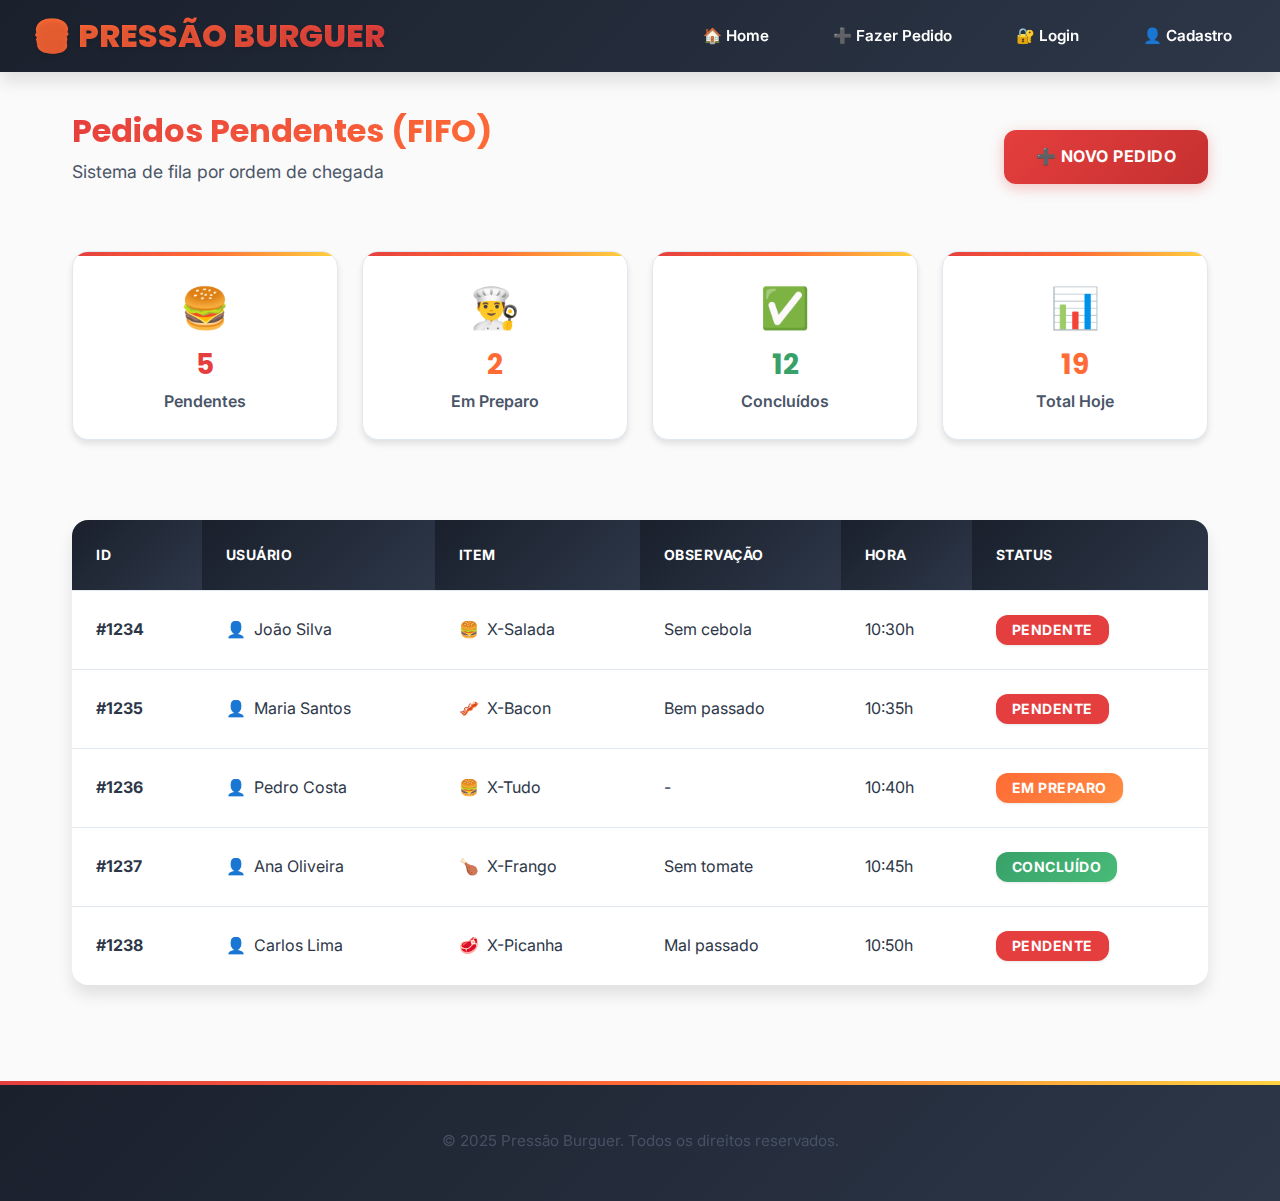
<file: index.html>
<!DOCTYPE html>
<html lang="pt-br">
<head>
    <meta charset="UTF-8">
    <meta name="viewport" content="width=device-width, initial-scale=1.0">
    <title>Pressão Burguer - Pedidos Pendentes</title>
    <link rel="stylesheet" href="styles.css">
    <link href="https://fonts.googleapis.com/css2?family=Inter:wght@400;500;600;700;800&family=Poppins:wght@600;700;800&display=swap" rel="stylesheet">
</head>
<body>
    <header class="header">
        <h1>🍔 PRESSÃO BURGUER</h1>
        <nav aria-label="Navegação Principal">
            <a href="home.html">🏠 Home</a>
            <a href="formulario_pedido.html">➕ Fazer Pedido</a>
            <a href="login.html">🔐 Login</a>
            <a href="cadastro.html">👤 Cadastro</a>
        </nav>
    </header>

    <main id="main-content" style="padding: 2rem;">
        <div class="container">
            <div class="d-flex justify-content-between align-items-center mb-5">
                <div>
                    <h2 class="text-gradient mb-2">Pedidos Pendentes (FIFO)</h2>
                    <p style="color: var(--text-medium); font-size: 1.1rem;">Sistema de fila por ordem de chegada</p>
                </div>
                <a href="formulario_pedido.html" class="btn-primary bounce-in">
                    ➕ Novo Pedido
                </a>
            </div>

            <div style="display: grid; grid-template-columns: repeat(auto-fit, minmax(200px, 1fr)); gap: 1.5rem; margin-bottom: 3rem;">
                <div class="card text-center hover-lift" style="padding: 1.5rem;">
                    <div style="font-size: 2.5rem; color: var(--status-pending); margin-bottom: 0.5rem;">🍔</div>
                    <h3 style="color: var(--status-pending); margin-bottom: 0.5rem;">5</h3>
                    <p style="color: var(--text-medium); margin: 0; font-weight: 600;">Pendentes</p>
                </div>
                <div class="card text-center hover-lift" style="padding: 1.5rem;">
                    <div style="font-size: 2.5rem; color: var(--status-preparing); margin-bottom: 0.5rem;">👨‍🍳</div>
                    <h3 style="color: var(--status-preparing); margin-bottom: 0.5rem;">2</h3>
                    <p style="color: var(--text-medium); margin: 0; font-weight: 600;">Em Preparo</p>
                </div>
                <div class="card text-center hover-lift" style="padding: 1.5rem;">
                    <div style="font-size: 2.5rem; color: var(--status-completed); margin-bottom: 0.5rem;">✅</div>
                    <h3 style="color: var(--status-completed); margin-bottom: 0.5rem;">12</h3>
                    <p style="color: var(--text-medium); margin: 0; font-weight: 600;">Concluídos</p>
                </div>
                <div class="card text-center hover-lift" style="padding: 1.5rem;">
                    <div style="font-size: 2.5rem; color: var(--accent-orange); margin-bottom: 0.5rem;">📊</div>
                    <h3 style="color: var(--accent-orange); margin-bottom: 0.5rem;">19</h3>
                    <p style="color: var(--text-medium); margin: 0; font-weight: 600;">Total Hoje</p>
                </div>
            </div>

            <div class="pedido-card-mobile">
                <div class="card fade-in hover-lift">
                    <div style="display: flex; justify-content: space-between; align-items: center; margin-bottom: 1rem;">
                        <h5>#1234</h5>
                        <span class="status-badge pulse">PENDENTE</span>
                    </div>
                    <div style="display: grid; gap: 0.75rem;">
                        <div style="display: flex; align-items: center; gap: 0.5rem;">
                            <span style="font-size: 1.2rem;">🍔</span>
                            <div>
                                <strong>X-Salada</strong>
                                <p style="margin: 0; color: var(--text-medium); font-size: 0.9rem;">Sem cebola</p>
                            </div>
                        </div>
                        <div style="display: flex; align-items: center; gap: 0.5rem;">
                            <span style="font-size: 1.2rem;">👤</span>
                            <span><strong>João Silva</strong></span>
                        </div>
                        <div style="display: flex; align-items: center; gap: 0.5rem;">
                            <span style="font-size: 1.2rem;">⏰</span>
                            <span style="color: var(--text-medium);">10:30h</span>
                        </div>
                    </div>
                </div>

                <div class="card fade-in hover-lift">
                    <div style="display: flex; justify-content: space-between; align-items: center; margin-bottom: 1rem;">
                        <h5>#1235</h5>
                        <span class="status-badge pulse">PENDENTE</span>
                    </div>
                    <div style="display: grid; gap: 0.75rem;">
                        <div style="display: flex; align-items: center; gap: 0.5rem;">
                            <span style="font-size: 1.2rem;">🥓</span>
                            <div>
                                <strong>X-Bacon</strong>
                                <p style="margin: 0; color: var(--text-medium); font-size: 0.9rem;">Bem passado</p>
                            </div>
                        </div>
                        <div style="display: flex; align-items: center; gap: 0.5rem;">
                            <span style="font-size: 1.2rem;">👤</span>
                            <span><strong>Maria Santos</strong></span>
                        </div>
                        <div style="display: flex; align-items: center; gap: 0.5rem;">
                            <span style="font-size: 1.2rem;">⏰</span>
                            <span style="color: var(--text-medium);">10:35h</span>
                        </div>
                    </div>
                </div>
                
                <div class="card fade-in hover-lift">
                    <div style="display: flex; justify-content: space-between; align-items: center; margin-bottom: 1rem;">
                        <h5>#1236</h5>
                        <span class="status-badge warning">EM PREPARO</span>
                    </div>
                    <div style="display: grid; gap: 0.75rem;">
                        <div style="display: flex; align-items: center; gap: 0.5rem;">
                            <span style="font-size: 1.2rem;">🍔</span>
                            <div>
                                <strong>X-Tudo</strong>
                                <p style="margin: 0; color: var(--text-medium); font-size: 0.9rem;">-</p>
                            </div>
                        </div>
                        <div style="display: flex; align-items: center; gap: 0.5rem;">
                            <span style="font-size: 1.2rem;">👤</span>
                            <span><strong>Pedro Costa</strong></span>
                        </div>
                        <div style="display: flex; align-items: center; gap: 0.5rem;">
                            <span style="font-size: 1.2rem;">⏰</span>
                            <span style="color: var(--text-medium);">10:40h</span>
                        </div>
                    </div>
                </div>

                <div class="card fade-in hover-lift">
                    <div style="display: flex; justify-content: space-between; align-items: center; margin-bottom: 1rem;">
                        <h5>#1237</h5>
                        <span class="status-badge success">CONCLUÍDO</span>
                    </div>
                    <div style="display: grid; gap: 0.75rem;">
                        <div style="display: flex; align-items: center; gap: 0.5rem;">
                            <span style="font-size: 1.2rem;">🍗</span>
                            <div>
                                <strong>X-Frango</strong>
                                <p style="margin: 0; color: var(--text-medium); font-size: 0.9rem;">Sem tomate</p>
                            </div>
                        </div>
                        <div style="display: flex; align-items: center; gap: 0.5rem;">
                            <span style="font-size: 1.2rem;">👤</span>
                            <span><strong>Ana Oliveira</strong></span>
                        </div>
                        <div style="display: flex; align-items: center; gap: 0.5rem;">
                            <span style="font-size: 1.2rem;">⏰</span>
                            <span style="color: var(--text-medium);">10:45h</span>
                        </div>
                    </div>
                </div>

                <div class="card fade-in hover-lift">
                    <div style="display: flex; justify-content: space-between; align-items: center; margin-bottom: 1rem;">
                        <h5>#1238</h5>
                        <span class="status-badge pulse">PENDENTE</span>
                    </div>
                    <div style="display: grid; gap: 0.75rem;">
                        <div style="display: flex; align-items: center; gap: 0.5rem;">
                            <span style="font-size: 1.2rem;">🥩</span>
                            <div>
                                <strong>X-Picanha</strong>
                                <p style="margin: 0; color: var(--text-medium); font-size: 0.9rem;">Mal passado</p>
                            </div>
                        </div>
                        <div style="display: flex; align-items: center; gap: 0.5rem;">
                            <span style="font-size: 1.2rem;">👤</span>
                            <span><strong>Carlos Lima</strong></span>
                        </div>
                        <div style="display: flex; align-items: center; gap: 0.5rem;">
                            <span style="font-size: 1.2rem;">⏰</span>
                            <span style="color: var(--text-medium);">10:50h</span>
                        </div>
                    </div>
                </div>
            </div>
            
            <table class="pedido-table">
                <thead>
                    <tr>
                        <th>ID</th>
                        <th>Usuário</th>
                        <th>Item</th>
                        <th>Observação</th>
                        <th>Hora</th>
                        <th>Status</th>
                    </tr>
                </thead>
                <tbody>
                    <tr>
                        <td><strong>#1234</strong></td>
                        <td>
                            <div style="display: flex; align-items: center; gap: 0.5rem;">
                                <span>👤</span>
                                <span>João Silva</span>
                            </div>
                        </td>
                        <td>
                            <div style="display: flex; align-items: center; gap: 0.5rem;">
                                <span>🍔</span>
                                <span>X-Salada</span>
                            </div>
                        </td>
                        <td>Sem cebola</td>
                        <td>10:30h</td>
                        <td><span class="status-badge pulse">PENDENTE</span></td>
                    </tr>
                    <tr>
                        <td><strong>#1235</strong></td>
                        <td>
                            <div style="display: flex; align-items: center; gap: 0.5rem;">
                                <span>👤</span>
                                <span>Maria Santos</span>
                            </div>
                        </td>
                        <td>
                            <div style="display: flex; align-items: center; gap: 0.5rem;">
                                <span>🥓</span>
                                <span>X-Bacon</span>
                            </div>
                        </td>
                        <td>Bem passado</td>
                        <td>10:35h</td>
                        <td><span class="status-badge pulse">PENDENTE</span></td>
                    </tr>
                    <tr>
                        <td><strong>#1236</strong></td>
                        <td>
                            <div style="display: flex; align-items: center; gap: 0.5rem;">
                                <span>👤</span>
                                <span>Pedro Costa</span>
                            </div>
                        </td>
                        <td>
                            <div style="display: flex; align-items: center; gap: 0.5rem;">
                                <span>🍔</span>
                                <span>X-Tudo</span>
                            </div>
                        </td>
                        <td>-</td>
                        <td>10:40h</td>
                        <td><span class="status-badge warning">EM PREPARO</span></td>
                    </tr>
                    <tr>
                        <td><strong>#1237</strong></td>
                        <td>
                            <div style="display: flex; align-items: center; gap: 0.5rem;">
                                <span>👤</span>
                                <span>Ana Oliveira</span>
                            </div>
                        </td>
                        <td>
                            <div style="display: flex; align-items: center; gap: 0.5rem;">
                                <span>🍗</span>
                                <span>X-Frango</span>
                            </div>
                        </td>
                        <td>Sem tomate</td>
                        <td>10:45h</td>
                        <td><span class="status-badge success">CONCLUÍDO</span></td>
                    </tr>
                    <tr>
                        <td><strong>#1238</strong></td>
                        <td>
                            <div style="display: flex; align-items: center; gap: 0.5rem;">
                                <span>👤</span>
                                <span>Carlos Lima</span>
                            </div>
                        </td>
                        <td>
                            <div style="display: flex; align-items: center; gap: 0.5rem;">
                                <span>🥩</span>
                                <span>X-Picanha</span>
                            </div>
                        </td>
                        <td>Mal passado</td>
                        <td>10:50h</td>
                        <td><span class="status-badge pulse">PENDENTE</span></td>
                    </tr>
                </tbody>
            </table>
        </div>
    </main>

    <footer>
        <p>&copy; 2025 Pressão Burguer. Todos os direitos reservados.</p>
    </footer>

    <script>
        document.addEventListener('DOMContentLoaded', function() {
            const cards = document.querySelectorAll('.fade-in');
            cards.forEach((card, index) => {
                card.style.animationDelay = `${index * 0.1}s`;
            });
        });
    </script>
</body>
</html>
</file>
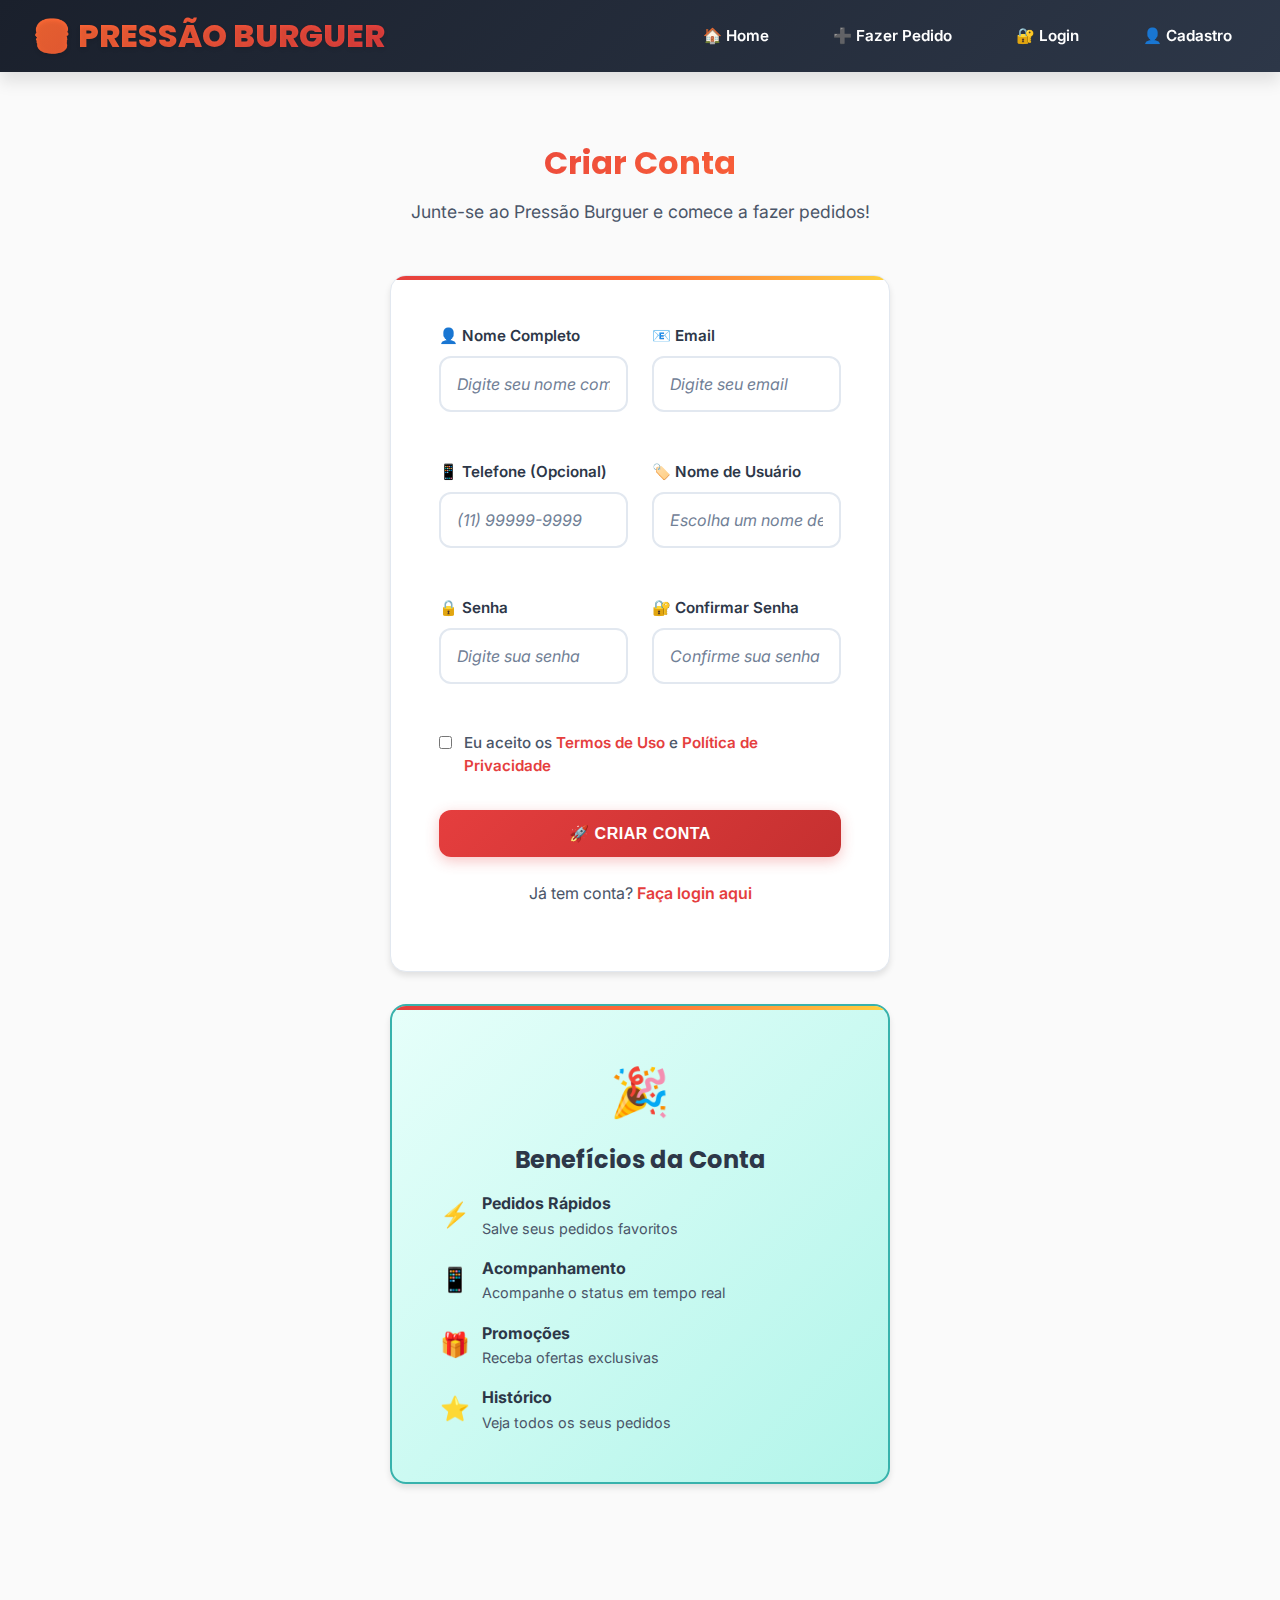
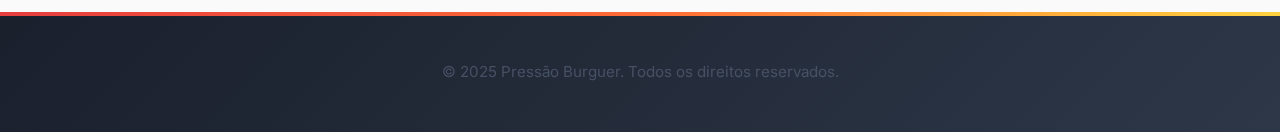
<file: cadastro.html>
<!DOCTYPE html>
<html lang="pt-br">
<head>
    <meta charset="UTF-8">
    <meta name="viewport" content="width=device-width, initial-scale=1.0">
    <title>Pressão Burguer - Cadastro</title>
    <link rel="stylesheet" href="styles.css">
    <link href="https://fonts.googleapis.com/css2?family=Inter:wght@400;500;600;700;800&family=Poppins:wght@600;700;800&display=swap" rel="stylesheet">
</head>
<body>
    <header class="header">
        <h1>🍔 PRESSÃO BURGUER</h1>
        <nav aria-label="Navegação Principal">
            <a href="home.html">🏠 Home</a>
            <a href="formulario_pedido.html">➕ Fazer Pedido</a>
            <a href="login.html">🔐 Login</a>
            <a href="cadastro.html">👤 Cadastro</a>
        </nav>
    </header>

    <main id="main-content" style="padding: 2rem;">
        <div class="login-container">
            <div class="text-center mb-5">
                <h2 class="text-gradient mb-3">Criar Conta</h2>
                <p style="color: var(--text-medium); font-size: 1.1rem;">Junte-se ao Pressão Burguer e comece a fazer pedidos!</p>
            </div>
            
            <div class="card fade-in">
                <form action="/cadastro" method="POST" id="cadastroForm">
                    <div style="display: grid; grid-template-columns: 1fr 1fr; gap: 1.5rem; margin-bottom: 1.5rem;">
                        <div class="form-group">
                            <label for="id_nome">👤 Nome Completo</label>
                            <input type="text" 
                                   id="id_nome" 
                                   name="nome"
                                   class="form-control" 
                                   required 
                                   placeholder="Digite seu nome completo"
                                   aria-describedby="nome-help">
                            <small id="nome-help" class="sr-only">Digite seu nome completo como aparecerá no sistema</small>
                        </div>
                        
                        <div class="form-group">
                            <label for="id_email">📧 Email</label>
                            <input type="email" 
                                   id="id_email" 
                                   name="email"
                                   class="form-control" 
                                   required 
                                   placeholder="Digite seu email"
                                   aria-describedby="email-help">
                            <small id="email-help" class="sr-only">Digite seu endereço de email para login e notificações</small>
                        </div>
                    </div>
                    
                    <div style="display: grid; grid-template-columns: 1fr 1fr; gap: 1.5rem; margin-bottom: 1.5rem;">
                        <div class="form-group">
                            <label for="id_telefone">📱 Telefone (Opcional)</label>
                            <input type="tel" 
                                   id="id_telefone" 
                                   name="telefone"
                                   class="form-control" 
                                   placeholder="(11) 99999-9999"
                                   aria-describedby="telefone-help">
                            <small id="telefone-help" class="sr-only">Digite seu número de telefone para contato</small>
                        </div>
                        
                        <div class="form-group">
                            <label for="id_username">🏷️ Nome de Usuário</label>
                            <input type="text" 
                                   id="id_username" 
                                   name="username"
                                   class="form-control" 
                                   required 
                                   placeholder="Escolha um nome de usuário"
                                   aria-describedby="username-help">
                            <small id="username-help" class="sr-only">Escolha um nome único para login</small>
                        </div>
                    </div>
                    
                    <div style="display: grid; grid-template-columns: 1fr 1fr; gap: 1.5rem; margin-bottom: 1.5rem;">
                        <div class="form-group">
                            <label for="id_senha">🔒 Senha</label>
                            <input type="password" 
                                   id="id_senha" 
                                   name="senha"
                                   class="form-control" 
                                   required 
                                   placeholder="Digite sua senha"
                                   minlength="8"
                                   aria-describedby="senha-help">
                            <small id="senha-help" class="sr-only">Digite uma senha com pelo menos 8 caracteres</small>
                        </div>
                        
                        <div class="form-group">
                            <label for="id_confirmar_senha">🔐 Confirmar Senha</label>
                            <input type="password" 
                                   id="id_confirmar_senha" 
                                   name="confirmar_senha"
                                   class="form-control" 
                                   required 
                                   placeholder="Confirme sua senha"
                                   aria-describedby="confirmar-senha-help">
                            <small id="confirmar-senha-help" class="sr-only">Digite a mesma senha novamente para confirmação</small>
                        </div>
                    </div>

                    <div class="form-group" style="margin-bottom: 2rem;">
                        <label style="display: flex; align-items: flex-start; gap: 0.75rem; cursor: pointer;">
                            <input type="checkbox" 
                                   id="termos" 
                                   name="termos" 
                                   required
                                   style="width: auto; margin: 0; margin-top: 0.25rem;">
                            <span style="font-weight: 500; color: var(--text-medium); line-height: 1.5;">
                                Eu aceito os 
                                <a href="#" style="color: var(--primary-red); text-decoration: none; font-weight: 600;">Termos de Uso</a> 
                                e 
                                <a href="#" style="color: var(--primary-red); text-decoration: none; font-weight: 600;">Política de Privacidade</a>
                            </span>
                        </label>
                    </div>

                    <button type="submit" class="btn-primary" style="width: 100%; margin-bottom: 1.5rem;">
                        🚀 CRIAR CONTA
                    </button>
                </form>
                
                <div class="text-center">
                    <p style="color: var(--text-medium); margin-bottom: 1rem;">
                        Já tem conta? 
                        <a href="login.html" style="color: var(--primary-red); text-decoration: none; font-weight: 600;">
                            Faça login aqui
                        </a>
                    </p>
                </div>
            </div>

            <!-- Card de benefícios -->
            <div class="card mt-4" style="background: linear-gradient(135deg, #E6FFFA, #B2F5EA); border: 2px solid #38B2AC;">
                <div class="text-center">
                    <div style="font-size: 3rem; margin-bottom: 1rem;">🎉</div>
                    <h4 style="color: var(--text-dark); margin-bottom: 1rem;">Benefícios da Conta</h4>
                    <div style="display: grid; grid-template-columns: repeat(auto-fit, minmax(200px, 1fr)); gap: 1rem; text-align: left;">
                        <div style="display: flex; align-items: center; gap: 0.75rem;">
                            <span style="font-size: 1.5rem;">⚡</span>
                            <div>
                                <strong style="color: var(--text-dark);">Pedidos Rápidos</strong>
                                <p style="margin: 0; color: var(--text-medium); font-size: 0.9rem;">Salve seus pedidos favoritos</p>
                            </div>
                        </div>
                        <div style="display: flex; align-items: center; gap: 0.75rem;">
                            <span style="font-size: 1.5rem;">📱</span>
                            <div>
                                <strong style="color: var(--text-dark);">Acompanhamento</strong>
                                <p style="margin: 0; color: var(--text-medium); font-size: 0.9rem;">Acompanhe o status em tempo real</p>
                            </div>
                        </div>
                        <div style="display: flex; align-items: center; gap: 0.75rem;">
                            <span style="font-size: 1.5rem;">🎁</span>
                            <div>
                                <strong style="color: var(--text-dark);">Promoções</strong>
                                <p style="margin: 0; color: var(--text-medium); font-size: 0.9rem;">Receba ofertas exclusivas</p>
                            </div>
                        </div>
                        <div style="display: flex; align-items: center; gap: 0.75rem;">
                            <span style="font-size: 1.5rem;">⭐</span>
                            <div>
                                <strong style="color: var(--text-dark);">Histórico</strong>
                                <p style="margin: 0; color: var(--text-medium); font-size: 0.9rem;">Veja todos os seus pedidos</p>
                            </div>
                        </div>
                    </div>
                </div>
            </div>
        </div>
    </main>

    <footer>
        <p>&copy; 2025 Pressão Burguer. Todos os direitos reservados.</p>
    </footer>

    <script>
        document.addEventListener('DOMContentLoaded', function() {
            // Máscara para telefone
            const telefoneInput = document.getElementById('id_telefone');
            telefoneInput.addEventListener('input', function(e) {
                let value = e.target.value.replace(/\D/g, '');
                if (value.length >= 11) {
                    value = value.replace(/(\d{2})(\d{5})(\d{4})/, '($1) $2-$3');
                } else if (value.length >= 7) {
                    value = value.replace(/(\d{2})(\d{4})(\d{0,4})/, '($1) $2-$3');
                } else if (value.length >= 3) {
                    value = value.replace(/(\d{2})(\d{0,5})/, '($1) $2');
                }
                e.target.value = value;
            });

            // Validação de confirmação de senha em tempo real
            const senhaInput = document.getElementById('id_senha');
            const confirmarSenhaInput = document.getElementById('id_confirmar_senha');
            
            function validatePasswordMatch() {
                const senha = senhaInput.value;
                const confirmarSenha = confirmarSenhaInput.value;
                
                if (confirmarSenha && senha !== confirmarSenha) {
                    confirmarSenhaInput.style.borderColor = 'var(--primary-red)';
                    confirmarSenhaInput.style.boxShadow = '0 0 0 3px rgba(229, 62, 62, 0.1)';
                } else if (confirmarSenha && senha === confirmarSenha) {
                    confirmarSenhaInput.style.borderColor = 'var(--status-completed)';
                    confirmarSenhaInput.style.boxShadow = '0 0 0 3px rgba(56, 161, 105, 0.1)';
                } else {
                    confirmarSenhaInput.style.borderColor = 'var(--border-light)';
                    confirmarSenhaInput.style.boxShadow = 'none';
                }
            }
            
            senhaInput.addEventListener('input', validatePasswordMatch);
            confirmarSenhaInput.addEventListener('input', validatePasswordMatch);

            // Validação do formulário
            const form = document.getElementById('cadastroForm');
            form.addEventListener('submit', function(e) {
                const nome = document.getElementById('id_nome').value;
                const email = document.getElementById('id_email').value;
                const username = document.getElementById('id_username').value;
                const senha = document.getElementById('id_senha').value;
                const confirmarSenha = document.getElementById('id_confirmar_senha').value;
                const termos = document.getElementById('termos').checked;
                
                if (!nome || !email || !username || !senha || !confirmarSenha) {
                    e.preventDefault();
                    alert('Por favor, preencha todos os campos obrigatórios.');
                    return;
                }
                
                if (senha.length < 8) {
                    e.preventDefault();
                    alert('A senha deve ter pelo menos 8 caracteres.');
                    senhaInput.focus();
                    return;
                }
                
                if (senha !== confirmarSenha) {
                    e.preventDefault();
                    alert('As senhas não coincidem.');
                    confirmarSenhaInput.focus();
                    return;
                }
                
                if (!termos) {
                    e.preventDefault();
                    alert('Você deve aceitar os Termos de Uso e Política de Privacidade.');
                    return;
                }
                
                // Simular loading
                const btn = this.querySelector('button[type="submit"]');
                btn.innerHTML = '⏳ Criando conta...';
                btn.disabled = true;
                
                setTimeout(() => {
                    btn.innerHTML = '🚀 CRIAR CONTA';
                    btn.disabled = false;
                }, 3000);
            });

            // Efeitos de foco nos campos
            const inputs = document.querySelectorAll('.form-control');
            inputs.forEach(input => {
                input.addEventListener('focus', function() {
                    this.parentElement.style.transform = 'translateY(-2px)';
                });
                
                input.addEventListener('blur', function() {
                    this.parentElement.style.transform = 'translateY(0)';
                });
            });
        });
    </script>
</body>
</html>
</file>
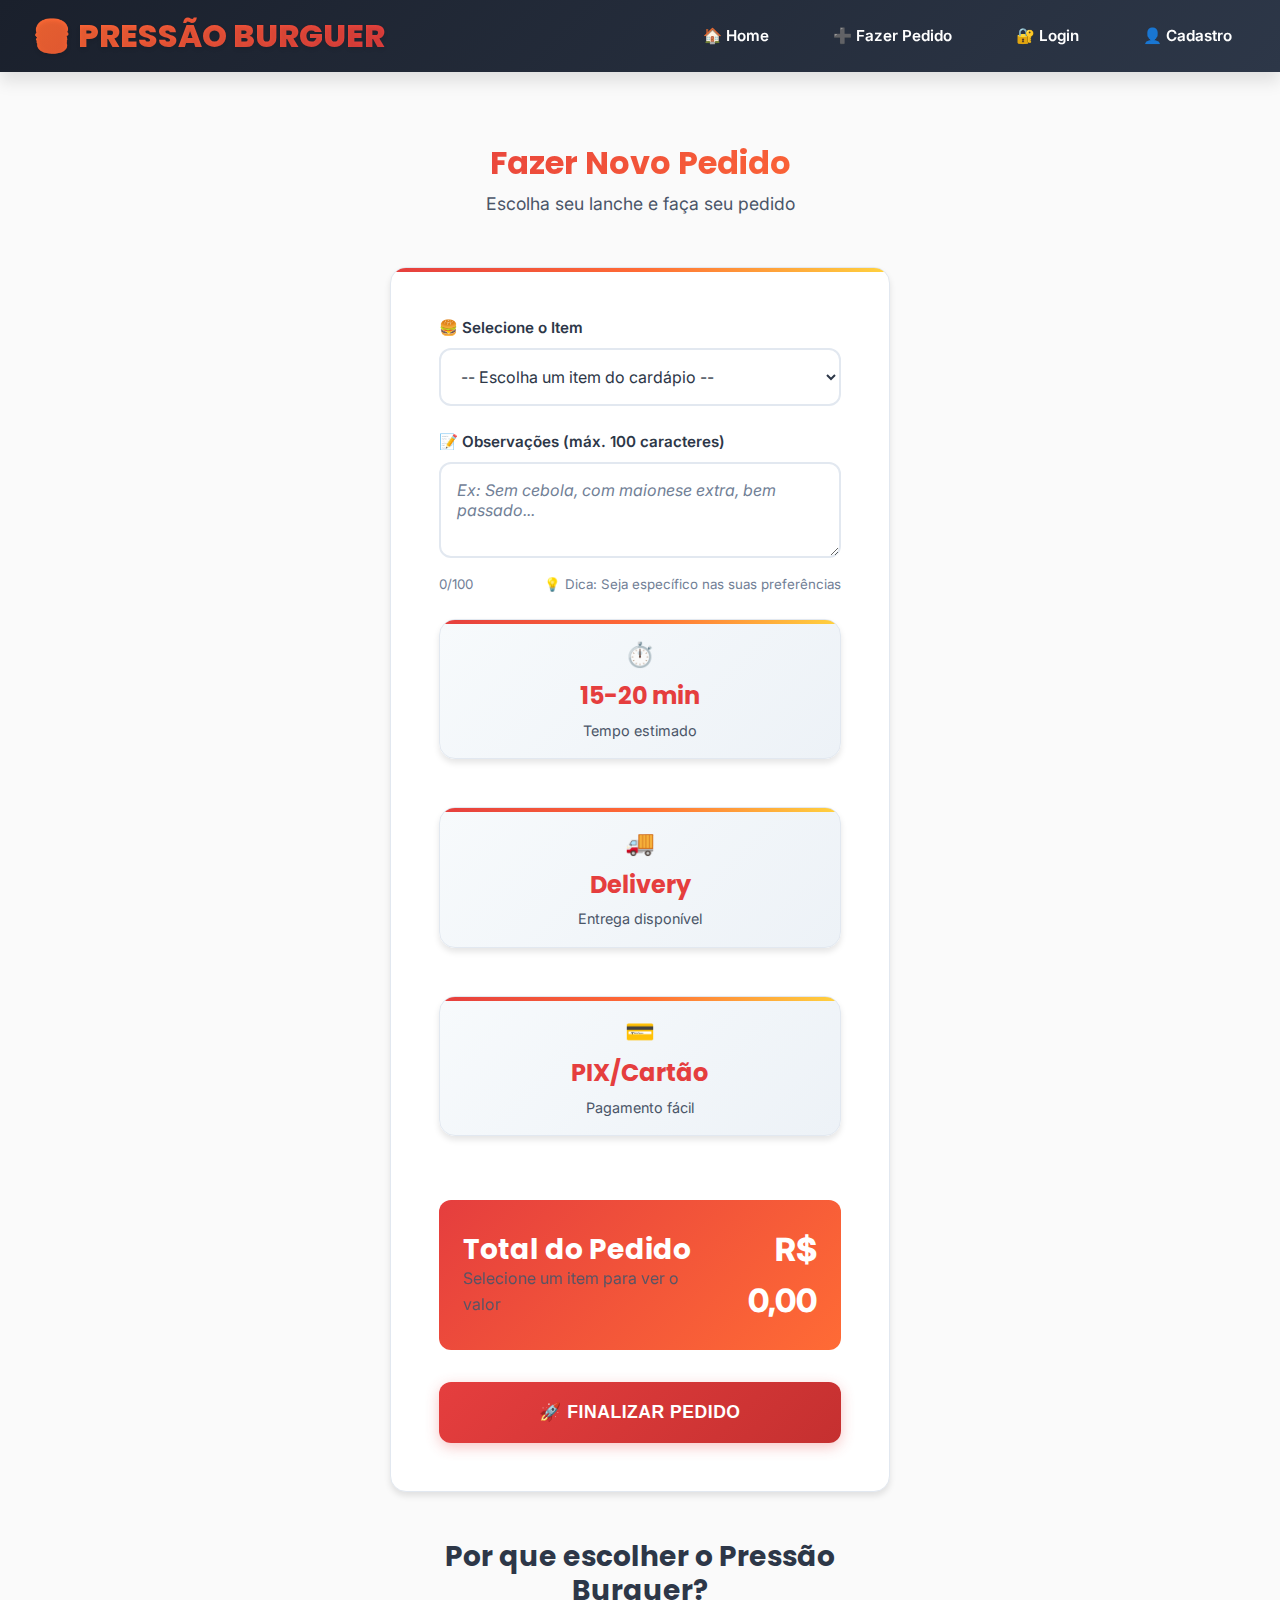
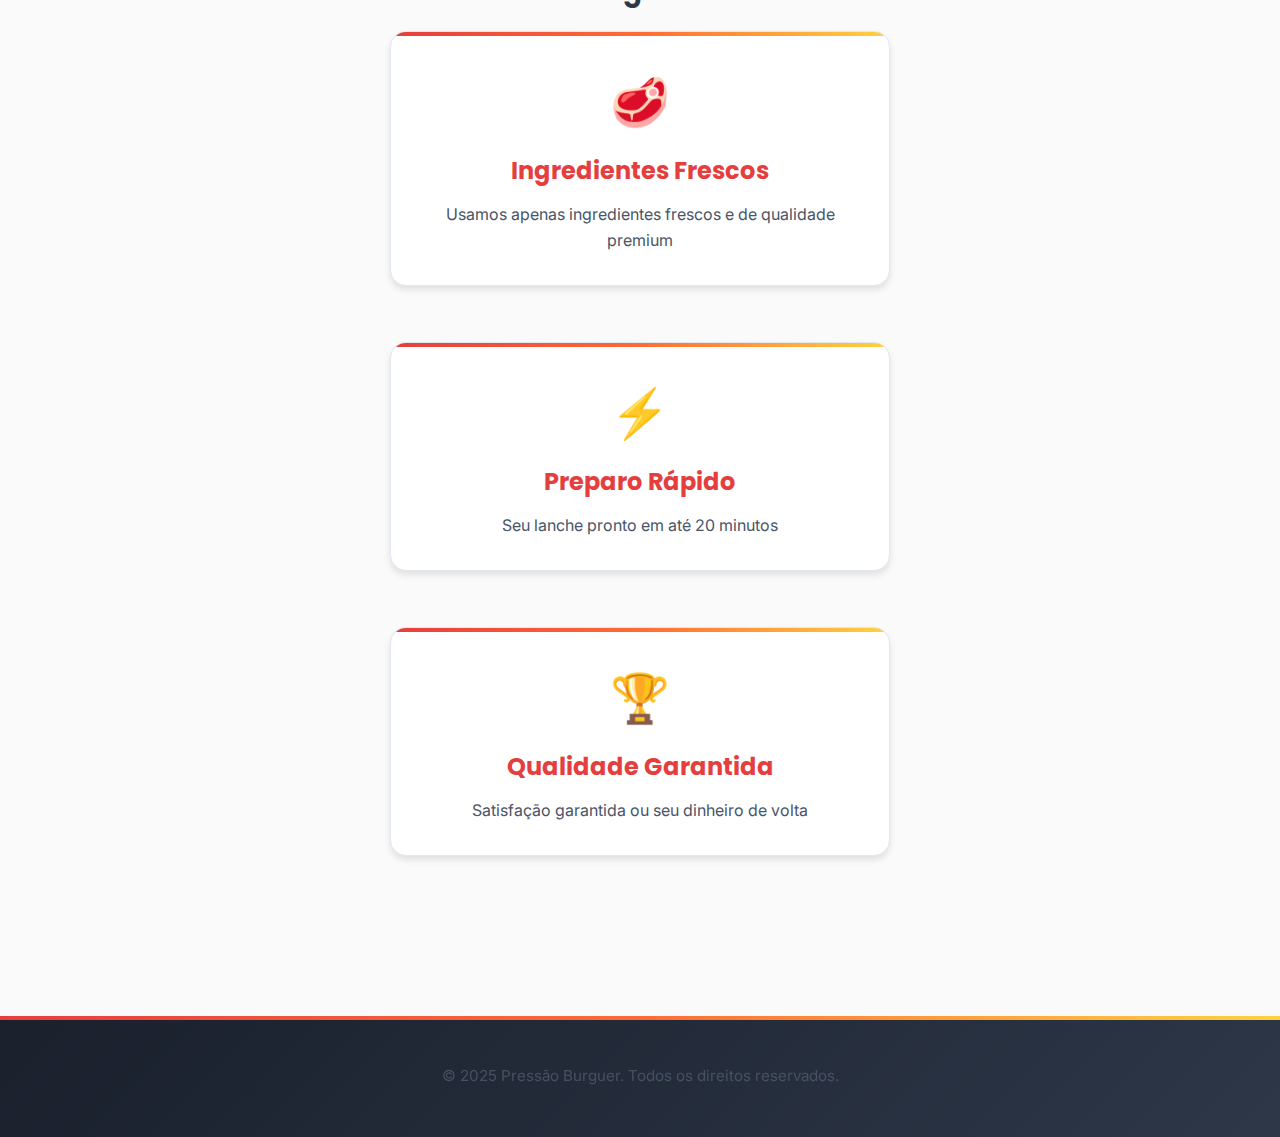
<file: formulario_pedido.html>
<!DOCTYPE html>
<html lang="pt-br">
<head>
    <meta charset="UTF-8">
    <meta name="viewport" content="width=device-width, initial-scale=1.0">
    <title>Pressão Burguer - Novo Pedido</title>
    <link rel="stylesheet" href="styles.css">
    <link href="https://fonts.googleapis.com/css2?family=Inter:wght@400;500;600;700;800&family=Poppins:wght@600;700;800&display=swap" rel="stylesheet">
</head>
<body>
    <header class="header">
        <h1>🍔 PRESSÃO BURGUER</h1>
        <nav aria-label="Navegação Principal">
            <a href="home.html">🏠 Home</a>
            <a href="formulario_pedido.html">➕ Fazer Pedido</a>
            <a href="login.html">🔐 Login</a>
            <a href="cadastro.html">👤 Cadastro</a>
        </nav>
    </header>

    <main id="main-content" style="padding: 2rem;">
        <div class="formulario-container">
            <div class="text-center mb-5">
                <h2 class="text-gradient mb-2">Fazer Novo Pedido</h2>
                <p style="color: var(--text-medium); font-size: 1.1rem;">Escolha seu lanche e faça seu pedido</p>
            </div>

            <div class="card fade-in">
                <form action="/pedidos/criar" method="POST" id="pedidoForm">
                    <div class="form-group">
                        <label for="id_cardapio">🍔 Selecione o Item</label>
                        <select id="id_cardapio" class="form-control" required>
                            <option value="" selected disabled>-- Escolha um item do cardápio --</option>
                            <optgroup label="🍔 Lanches">
                                <option value="1" data-price="25.00">X-Salada - R$ 25,00</option>
                                <option value="2" data-price="28.00">X-Bacon - R$ 28,00</option>
                                <option value="3" data-price="26.00">X-Egg - R$ 26,00</option>
                                <option value="4" data-price="35.00">X-Tudo - R$ 35,00</option>
                                <option value="5" data-price="32.00">X-Picanha - R$ 32,00</option>
                                <option value="6" data-price="30.00">X-Frango - R$ 30,00</option>
                            </optgroup>
                            <optgroup label="🍟 Acompanhamentos">
                                <option value="7" data-price="12.00">Batata Frita (P) - R$ 12,00</option>
                                <option value="8" data-price="18.00">Batata Frita (G) - R$ 18,00</option>
                                <option value="9" data-price="15.00">Onion Rings - R$ 15,00</option>
                                <option value="10" data-price="14.00">Nuggets (6 un) - R$ 14,00</option>
                            </optgroup>
                            <optgroup label="🥤 Bebidas">
                                <option value="11" data-price="7.00">Refrigerante Lata - R$ 7,00</option>
                                <option value="12" data-price="10.00">Suco Natural - R$ 10,00</option>
                                <option value="13" data-price="8.00">Água - R$ 8,00</option>
                                <option value="14" data-price="12.00">Cerveja (350ml) - R$ 12,00</option>
                            </optgroup>
                        </select>
                    </div>

                    <div id="item-details" style="display: none; margin-bottom: 1.5rem; padding: 1rem; background: var(--background-light); border-radius: var(--radius-lg); border: 1px solid var(--border-light);">
                        <div style="display: flex; justify-content: space-between; align-items: center;">
                            <div>
                                <h4 id="item-name" style="margin: 0; color: var(--text-dark);"></h4>
                                <p id="item-description" style="margin: 0; color: var(--text-medium); font-size: 0.9rem;"></p>
                            </div>
                            <div style="text-align: right;">
                                <span id="item-price" style="font-size: 1.25rem; font-weight: 700; color: var(--primary-red);"></span>
                            </div>
                        </div>
                    </div>

                    <div class="form-group">
                        <label for="id_observacao">📝 Observações (máx. 100 caracteres)</label>
                        <textarea 
                            id="id_observacao" 
                            class="form-control" 
                            rows="3" 
                            maxlength="100" 
                            placeholder="Ex: Sem cebola, com maionese extra, bem passado..."
                        ></textarea>
                        <div style="display: flex; justify-content: space-between; align-items: center; margin-top: 0.5rem;">
                            <small id="charCount" style="color: var(--text-light);">0/100</small>
                            <small style="color: var(--text-light);">💡 Dica: Seja específico nas suas preferências</small>
                        </div>
                    </div>

                    <div style="display: grid; grid-template-columns: repeat(auto-fit, minmax(200px, 1fr)); gap: 1rem; margin-bottom: 2rem;">
                        <div class="card" style="padding: 1rem; text-align: center; background: linear-gradient(135deg, #F7FAFC, #EDF2F7);">
                            <div style="font-size: 1.5rem; margin-bottom: 0.5rem;">⏱️</div>
                            <h4 style="color: var(--primary-red); margin-bottom: 0.5rem;">15-20 min</h4>
                            <p style="font-size: 0.9rem; color: var(--text-medium); margin: 0;">Tempo estimado</p>
                        </div>
                        <div class="card" style="padding: 1rem; text-align: center; background: linear-gradient(135deg, #F7FAFC, #EDF2F7);">
                            <div style="font-size: 1.5rem; margin-bottom: 0.5rem;">🚚</div>
                            <h4 style="color: var(--primary-red); margin-bottom: 0.5rem;">Delivery</h4>
                            <p style="font-size: 0.9rem; color: var(--text-medium); margin: 0;">Entrega disponível</p>
                        </div>
                        <div class="card" style="padding: 1rem; text-align: center; background: linear-gradient(135deg, #F7FAFC, #EDF2F7);">
                            <div style="font-size: 1.5rem; margin-bottom: 0.5rem;">💳</div>
                            <h4 style="color: var(--primary-red); margin-bottom: 0.5rem;">PIX/Cartão</h4>
                            <p style="font-size: 0.9rem; color: var(--text-medium); margin: 0;">Pagamento fácil</p>
                        </div>
                    </div>

                    <div style="background: linear-gradient(135deg, var(--primary-red), var(--accent-orange)); padding: 1.5rem; border-radius: var(--radius-lg); margin-bottom: 2rem; color: white;">
                        <div style="display: flex; justify-content: space-between; align-items: center;">
                            <div>
                                <h3 style="margin: 0; color: white;">Total do Pedido</h3>
                                <p style="margin: 0; opacity: 0.9;">Selecione um item para ver o valor</p>
                            </div>
                            <div style="text-align: right;">
                                <span id="total-price" style="font-size: 2rem; font-weight: 800; color: white;">R$ 0,00</span>
                            </div>
                        </div>
                    </div>

                    <button type="submit" class="btn-primary" style="width: 100%; font-size: 1.1rem; padding: 1.25rem;">
                        🚀 FINALIZAR PEDIDO
                    </button>
                </form>
            </div>

            <div style="margin-top: 3rem;">
                <h3 class="text-center mb-4" style="color: var(--text-dark);">Por que escolher o Pressão Burguer?</h3>
                <div style="display: grid; grid-template-columns: repeat(auto-fit, minmax(250px, 1fr)); gap: 1.5rem;">
                    <div class="card text-center hover-lift" style="padding: 2rem;">
                        <div style="font-size: 3rem; margin-bottom: 1rem;">🥩</div>
                        <h4 style="color: var(--primary-red); margin-bottom: 1rem;">Ingredientes Frescos</h4>
                        <p style="color: var(--text-medium); margin: 0;">Usamos apenas ingredientes frescos e de qualidade premium</p>
                    </div>
                    <div class="card text-center hover-lift" style="padding: 2rem;">
                        <div style="font-size: 3rem; margin-bottom: 1rem;">⚡</div>
                        <h4 style="color: var(--primary-red); margin-bottom: 1rem;">Preparo Rápido</h4>
                        <p style="color: var(--text-medium); margin: 0;">Seu lanche pronto em até 20 minutos</p>
                    </div>
                    <div class="card text-center hover-lift" style="padding: 2rem;">
                        <div style="font-size: 3rem; margin-bottom: 1rem;">🏆</div>
                        <h4 style="color: var(--primary-red); margin-bottom: 1rem;">Qualidade Garantida</h4>
                        <p style="color: var(--text-medium); margin: 0;">Satisfação garantida ou seu dinheiro de volta</p>
                    </div>
                </div>
            </div>
        </div>
    </main>

    <footer>
        <p>&copy; 2025 Pressão Burguer. Todos os direitos reservados.</p>
    </footer>

    <script>
        document.addEventListener('DOMContentLoaded', function() {
            const form = document.getElementById('pedidoForm');
            const cardapioSelect = document.getElementById('id_cardapio');
            const observacaoTextarea = document.getElementById('id_observacao');
            const charCount = document.getElementById('charCount');
            const itemDetails = document.getElementById('item-details');
            const itemName = document.getElementById('item-name');
            const itemDescription = document.getElementById('item-description');
            const itemPrice = document.getElementById('item-price');
            const totalPrice = document.getElementById('total-price');

            const cardapioData = {
                '1': { name: 'X-Salada', description: 'Hambúrguer, alface, tomate, cebola, maionese', price: 25.00 },
                '2': { name: 'X-Bacon', description: 'Hambúrguer, bacon, alface, tomate, maionese', price: 28.00 },
                '3': { name: 'X-Egg', description: 'Hambúrguer, ovo, alface, tomate, maionese', price: 26.00 },
                '4': { name: 'X-Tudo', description: 'Hambúrguer, bacon, ovo, alface, tomate, cebola, maionese', price: 35.00 },
                '5': { name: 'X-Picanha', description: 'Hambúrguer de picanha, alface, tomate, cebola, maionese', price: 32.00 },
                '6': { name: 'X-Frango', description: 'Hambúrguer de frango, alface, tomate, cebola, maionese', price: 30.00 },
                '7': { name: 'Batata Frita (P)', description: 'Porção pequena de batata frita crocante', price: 12.00 },
                '8': { name: 'Batata Frita (G)', description: 'Porção grande de batata frita crocante', price: 18.00 },
                '9': { name: 'Onion Rings', description: 'Anéis de cebola empanados e fritos', price: 15.00 },
                '10': { name: 'Nuggets (6 un)', description: '6 unidades de nuggets de frango', price: 14.00 },
                '11': { name: 'Refrigerante Lata', description: 'Refrigerante 350ml (vários sabores)', price: 7.00 },
                '12': { name: 'Suco Natural', description: 'Suco natural de frutas da estação', price: 10.00 },
                '13': { name: 'Água', description: 'Água mineral 500ml', price: 8.00 },
                '14': { name: 'Cerveja (350ml)', description: 'Cerveja gelada 350ml', price: 12.00 }
            };

            cardapioSelect.addEventListener('change', function() {
                const selectedValue = this.value;
                
                if (selectedValue && cardapioData[selectedValue]) {
                    const item = cardapioData[selectedValue];
                    itemName.textContent = item.name;
                    itemDescription.textContent = item.description;
                    itemPrice.textContent = `R$ ${item.price.toFixed(2).replace('.', ',')}`;
                    totalPrice.textContent = `R$ ${item.price.toFixed(2).replace('.', ',')}`;
                    itemDetails.style.display = 'block';
                } else {
                    itemDetails.style.display = 'none';
                    totalPrice.textContent = 'R$ 0,00';
                }
            });

            observacaoTextarea.addEventListener('input', function() {
                const currentLength = this.value.length;
                charCount.textContent = `${currentLength}/100`;

                if (currentLength > 80) {
                    charCount.style.color = 'var(--status-pending)';
                } else if (currentLength > 50) {
                    charCount.style.color = 'var(--status-preparing)';
                } else {
                    charCount.style.color = 'var(--text-light)';
                }
            });

            form.addEventListener('submit', function(e) {
                e.preventDefault();
                
                const cardapio = cardapioSelect.value;
                const observacao = observacaoTextarea.value.trim();

                if (!cardapio) {
                    alert('Por favor, selecione um item do cardápio.');
                    cardapioSelect.focus();
                    return;
                }

                const item = cardapioData[cardapio];
                const confirmMessage = `Confirmar pedido?\n\n${item.name}\n${item.description}\nPreço: R$ ${item.price.toFixed(2).replace('.', ',')}\n\nObservações: ${observacao || 'Nenhuma'}`;

                if (confirm(confirmMessage)) {
                    form.classList.add('loading');
                    
                    setTimeout(() => {
                        alert('Pedido realizado com sucesso! Você será redirecionado para acompanhar o status.');
                        window.location.href = 'home.html';
                    }, 2000);
                }
            });

            const cards = document.querySelectorAll('.fade-in, .hover-lift');
            cards.forEach((card, index) => {
                card.style.animationDelay = `${index * 0.1}s`;
            });
        });
    </script>
</body>
</html>
</file>
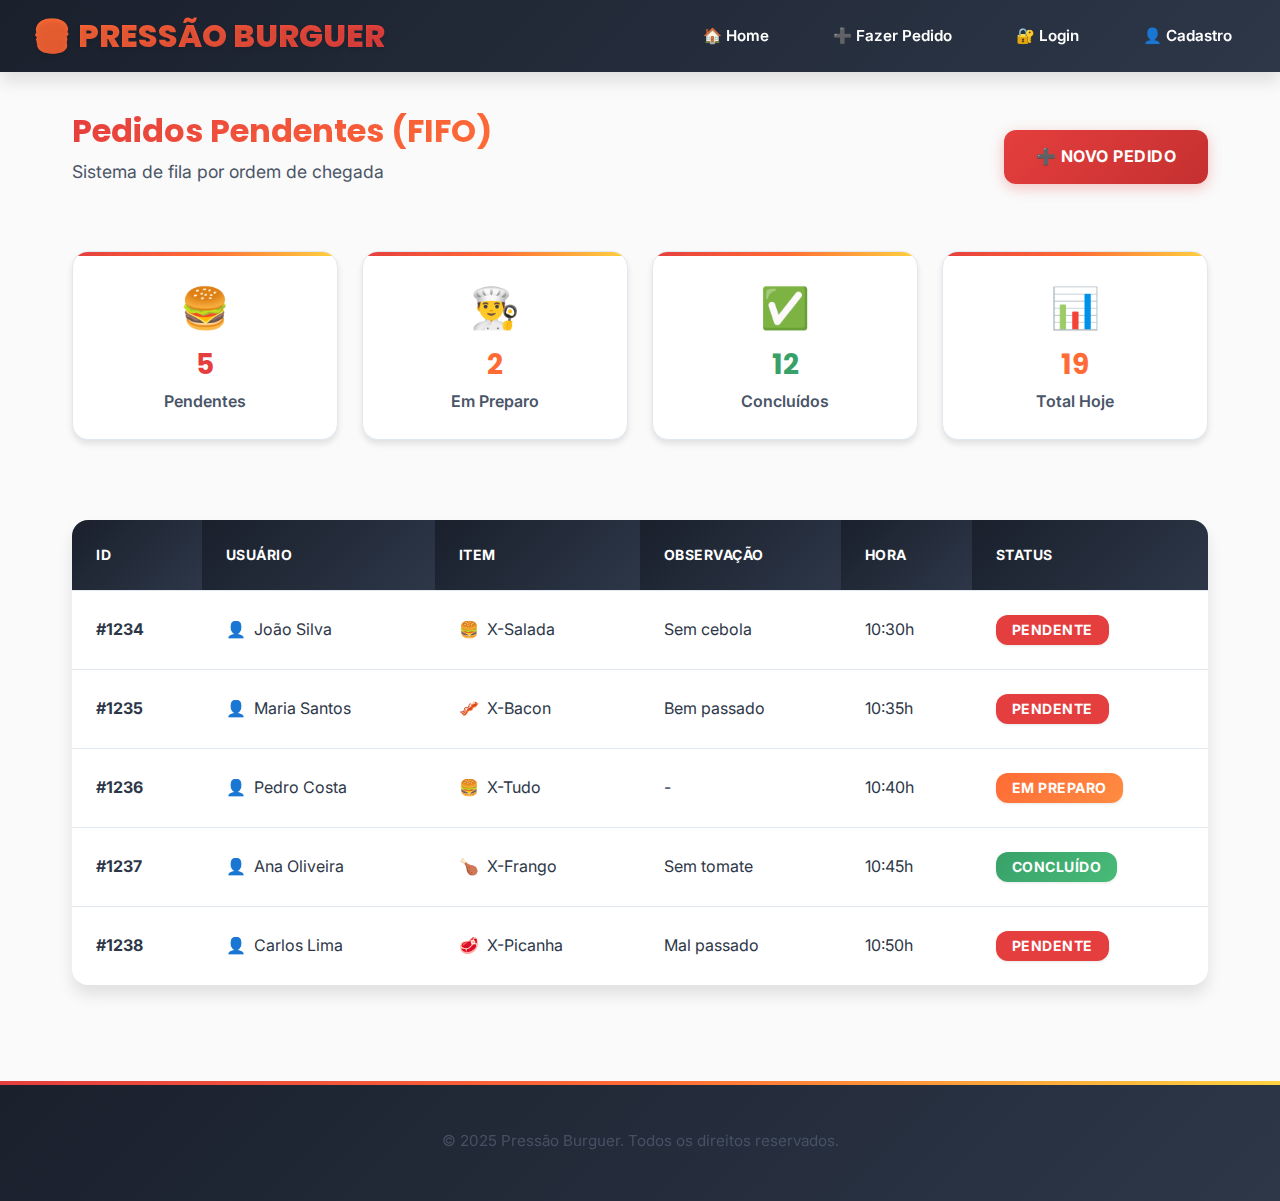
<file: home.html>
<!DOCTYPE html>
<html lang="pt-br">
<head>
    <meta charset="UTF-8">
    <meta name="viewport" content="width=device-width, initial-scale=1.0">
    <title>Pressão Burguer - Pedidos Pendentes</title>
    <link rel="stylesheet" href="styles.css">
    <link href="https://fonts.googleapis.com/css2?family=Inter:wght@400;500;600;700;800&family=Poppins:wght@600;700;800&display=swap" rel="stylesheet">
</head>
<body>
    <header class="header">
        <h1>🍔 PRESSÃO BURGUER</h1>
        <nav aria-label="Navegação Principal">
            <a href="home.html">🏠 Home</a>
            <a href="formulario_pedido.html">➕ Fazer Pedido</a>
            <a href="login.html">🔐 Login</a>
            <a href="cadastro.html">👤 Cadastro</a>
        </nav>
    </header>

    <main id="main-content" style="padding: 2rem;">
        <div class="container">
            <div class="d-flex justify-content-between align-items-center mb-5">
                <div>
                    <h2 class="text-gradient mb-2">Pedidos Pendentes (FIFO)</h2>
                    <p style="color: var(--text-medium); font-size: 1.1rem;">Sistema de fila por ordem de chegada</p>
                </div>
                <a href="formulario_pedido.html" class="btn-primary bounce-in">
                    ➕ Novo Pedido
                </a>
            </div>

            <div style="display: grid; grid-template-columns: repeat(auto-fit, minmax(200px, 1fr)); gap: 1.5rem; margin-bottom: 3rem;">
                <div class="card text-center hover-lift" style="padding: 1.5rem;">
                    <div style="font-size: 2.5rem; color: var(--status-pending); margin-bottom: 0.5rem;">🍔</div>
                    <h3 style="color: var(--status-pending); margin-bottom: 0.5rem;">5</h3>
                    <p style="color: var(--text-medium); margin: 0; font-weight: 600;">Pendentes</p>
                </div>
                <div class="card text-center hover-lift" style="padding: 1.5rem;">
                    <div style="font-size: 2.5rem; color: var(--status-preparing); margin-bottom: 0.5rem;">👨‍🍳</div>
                    <h3 style="color: var(--status-preparing); margin-bottom: 0.5rem;">2</h3>
                    <p style="color: var(--text-medium); margin: 0; font-weight: 600;">Em Preparo</p>
                </div>
                <div class="card text-center hover-lift" style="padding: 1.5rem;">
                    <div style="font-size: 2.5rem; color: var(--status-completed); margin-bottom: 0.5rem;">✅</div>
                    <h3 style="color: var(--status-completed); margin-bottom: 0.5rem;">12</h3>
                    <p style="color: var(--text-medium); margin: 0; font-weight: 600;">Concluídos</p>
                </div>
                <div class="card text-center hover-lift" style="padding: 1.5rem;">
                    <div style="font-size: 2.5rem; color: var(--accent-orange); margin-bottom: 0.5rem;">📊</div>
                    <h3 style="color: var(--accent-orange); margin-bottom: 0.5rem;">19</h3>
                    <p style="color: var(--text-medium); margin: 0; font-weight: 600;">Total Hoje</p>
                </div>
            </div>

            <div class="pedido-card-mobile">
                <div class="card fade-in hover-lift">
                    <div style="display: flex; justify-content: space-between; align-items: center; margin-bottom: 1rem;">
                        <h5>#1234</h5>
                        <span class="status-badge pulse">PENDENTE</span>
                    </div>
                    <div style="display: grid; gap: 0.75rem;">
                        <div style="display: flex; align-items: center; gap: 0.5rem;">
                            <span style="font-size: 1.2rem;">🍔</span>
                            <div>
                                <strong>X-Salada</strong>
                                <p style="margin: 0; color: var(--text-medium); font-size: 0.9rem;">Sem cebola</p>
                            </div>
                        </div>
                        <div style="display: flex; align-items: center; gap: 0.5rem;">
                            <span style="font-size: 1.2rem;">👤</span>
                            <span><strong>João Silva</strong></span>
                        </div>
                        <div style="display: flex; align-items: center; gap: 0.5rem;">
                            <span style="font-size: 1.2rem;">⏰</span>
                            <span style="color: var(--text-medium);">10:30h</span>
                        </div>
                    </div>
                </div>

                <div class="card fade-in hover-lift">
                    <div style="display: flex; justify-content: space-between; align-items: center; margin-bottom: 1rem;">
                        <h5>#1235</h5>
                        <span class="status-badge pulse">PENDENTE</span>
                    </div>
                    <div style="display: grid; gap: 0.75rem;">
                        <div style="display: flex; align-items: center; gap: 0.5rem;">
                            <span style="font-size: 1.2rem;">🥓</span>
                            <div>
                                <strong>X-Bacon</strong>
                                <p style="margin: 0; color: var(--text-medium); font-size: 0.9rem;">Bem passado</p>
                            </div>
                        </div>
                        <div style="display: flex; align-items: center; gap: 0.5rem;">
                            <span style="font-size: 1.2rem;">👤</span>
                            <span><strong>Maria Santos</strong></span>
                        </div>
                        <div style="display: flex; align-items: center; gap: 0.5rem;">
                            <span style="font-size: 1.2rem;">⏰</span>
                            <span style="color: var(--text-medium);">10:35h</span>
                        </div>
                    </div>
                </div>
                
                <div class="card fade-in hover-lift">
                    <div style="display: flex; justify-content: space-between; align-items: center; margin-bottom: 1rem;">
                        <h5>#1236</h5>
                        <span class="status-badge warning">EM PREPARO</span>
                    </div>
                    <div style="display: grid; gap: 0.75rem;">
                        <div style="display: flex; align-items: center; gap: 0.5rem;">
                            <span style="font-size: 1.2rem;">🍔</span>
                            <div>
                                <strong>X-Tudo</strong>
                                <p style="margin: 0; color: var(--text-medium); font-size: 0.9rem;">-</p>
                            </div>
                        </div>
                        <div style="display: flex; align-items: center; gap: 0.5rem;">
                            <span style="font-size: 1.2rem;">👤</span>
                            <span><strong>Pedro Costa</strong></span>
                        </div>
                        <div style="display: flex; align-items: center; gap: 0.5rem;">
                            <span style="font-size: 1.2rem;">⏰</span>
                            <span style="color: var(--text-medium);">10:40h</span>
                        </div>
                    </div>
                </div>

                <div class="card fade-in hover-lift">
                    <div style="display: flex; justify-content: space-between; align-items: center; margin-bottom: 1rem;">
                        <h5>#1237</h5>
                        <span class="status-badge success">CONCLUÍDO</span>
                    </div>
                    <div style="display: grid; gap: 0.75rem;">
                        <div style="display: flex; align-items: center; gap: 0.5rem;">
                            <span style="font-size: 1.2rem;">🍗</span>
                            <div>
                                <strong>X-Frango</strong>
                                <p style="margin: 0; color: var(--text-medium); font-size: 0.9rem;">Sem tomate</p>
                            </div>
                        </div>
                        <div style="display: flex; align-items: center; gap: 0.5rem;">
                            <span style="font-size: 1.2rem;">👤</span>
                            <span><strong>Ana Oliveira</strong></span>
                        </div>
                        <div style="display: flex; align-items: center; gap: 0.5rem;">
                            <span style="font-size: 1.2rem;">⏰</span>
                            <span style="color: var(--text-medium);">10:45h</span>
                        </div>
                    </div>
                </div>

                <div class="card fade-in hover-lift">
                    <div style="display: flex; justify-content: space-between; align-items: center; margin-bottom: 1rem;">
                        <h5>#1238</h5>
                        <span class="status-badge pulse">PENDENTE</span>
                    </div>
                    <div style="display: grid; gap: 0.75rem;">
                        <div style="display: flex; align-items: center; gap: 0.5rem;">
                            <span style="font-size: 1.2rem;">🥩</span>
                            <div>
                                <strong>X-Picanha</strong>
                                <p style="margin: 0; color: var(--text-medium); font-size: 0.9rem;">Mal passado</p>
                            </div>
                        </div>
                        <div style="display: flex; align-items: center; gap: 0.5rem;">
                            <span style="font-size: 1.2rem;">👤</span>
                            <span><strong>Carlos Lima</strong></span>
                        </div>
                        <div style="display: flex; align-items: center; gap: 0.5rem;">
                            <span style="font-size: 1.2rem;">⏰</span>
                            <span style="color: var(--text-medium);">10:50h</span>
                        </div>
                    </div>
                </div>
            </div>
            
            <table class="pedido-table">
                <thead>
                    <tr>
                        <th>ID</th>
                        <th>Usuário</th>
                        <th>Item</th>
                        <th>Observação</th>
                        <th>Hora</th>
                        <th>Status</th>
                    </tr>
                </thead>
                <tbody>
                    <tr>
                        <td><strong>#1234</strong></td>
                        <td>
                            <div style="display: flex; align-items: center; gap: 0.5rem;">
                                <span>👤</span>
                                <span>João Silva</span>
                            </div>
                        </td>
                        <td>
                            <div style="display: flex; align-items: center; gap: 0.5rem;">
                                <span>🍔</span>
                                <span>X-Salada</span>
                            </div>
                        </td>
                        <td>Sem cebola</td>
                        <td>10:30h</td>
                        <td><span class="status-badge pulse">PENDENTE</span></td>
                    </tr>
                    <tr>
                        <td><strong>#1235</strong></td>
                        <td>
                            <div style="display: flex; align-items: center; gap: 0.5rem;">
                                <span>👤</span>
                                <span>Maria Santos</span>
                            </div>
                        </td>
                        <td>
                            <div style="display: flex; align-items: center; gap: 0.5rem;">
                                <span>🥓</span>
                                <span>X-Bacon</span>
                            </div>
                        </td>
                        <td>Bem passado</td>
                        <td>10:35h</td>
                        <td><span class="status-badge pulse">PENDENTE</span></td>
                    </tr>
                    <tr>
                        <td><strong>#1236</strong></td>
                        <td>
                            <div style="display: flex; align-items: center; gap: 0.5rem;">
                                <span>👤</span>
                                <span>Pedro Costa</span>
                            </div>
                        </td>
                        <td>
                            <div style="display: flex; align-items: center; gap: 0.5rem;">
                                <span>🍔</span>
                                <span>X-Tudo</span>
                            </div>
                        </td>
                        <td>-</td>
                        <td>10:40h</td>
                        <td><span class="status-badge warning">EM PREPARO</span></td>
                    </tr>
                    <tr>
                        <td><strong>#1237</strong></td>
                        <td>
                            <div style="display: flex; align-items: center; gap: 0.5rem;">
                                <span>👤</span>
                                <span>Ana Oliveira</span>
                            </div>
                        </td>
                        <td>
                            <div style="display: flex; align-items: center; gap: 0.5rem;">
                                <span>🍗</span>
                                <span>X-Frango</span>
                            </div>
                        </td>
                        <td>Sem tomate</td>
                        <td>10:45h</td>
                        <td><span class="status-badge success">CONCLUÍDO</span></td>
                    </tr>
                    <tr>
                        <td><strong>#1238</strong></td>
                        <td>
                            <div style="display: flex; align-items: center; gap: 0.5rem;">
                                <span>👤</span>
                                <span>Carlos Lima</span>
                            </div>
                        </td>
                        <td>
                            <div style="display: flex; align-items: center; gap: 0.5rem;">
                                <span>🥩</span>
                                <span>X-Picanha</span>
                            </div>
                        </td>
                        <td>Mal passado</td>
                        <td>10:50h</td>
                        <td><span class="status-badge pulse">PENDENTE</span></td>
                    </tr>
                </tbody>
            </table>
        </div>
    </main>

    <footer>
        <p>&copy; 2025 Pressão Burguer. Todos os direitos reservados.</p>
    </footer>

    <script>
        document.addEventListener('DOMContentLoaded', function() {
            const cards = document.querySelectorAll('.fade-in');
            cards.forEach((card, index) => {
                card.style.animationDelay = `${index * 0.1}s`;
            });
        });
    </script>
</body>
</html>
</file>
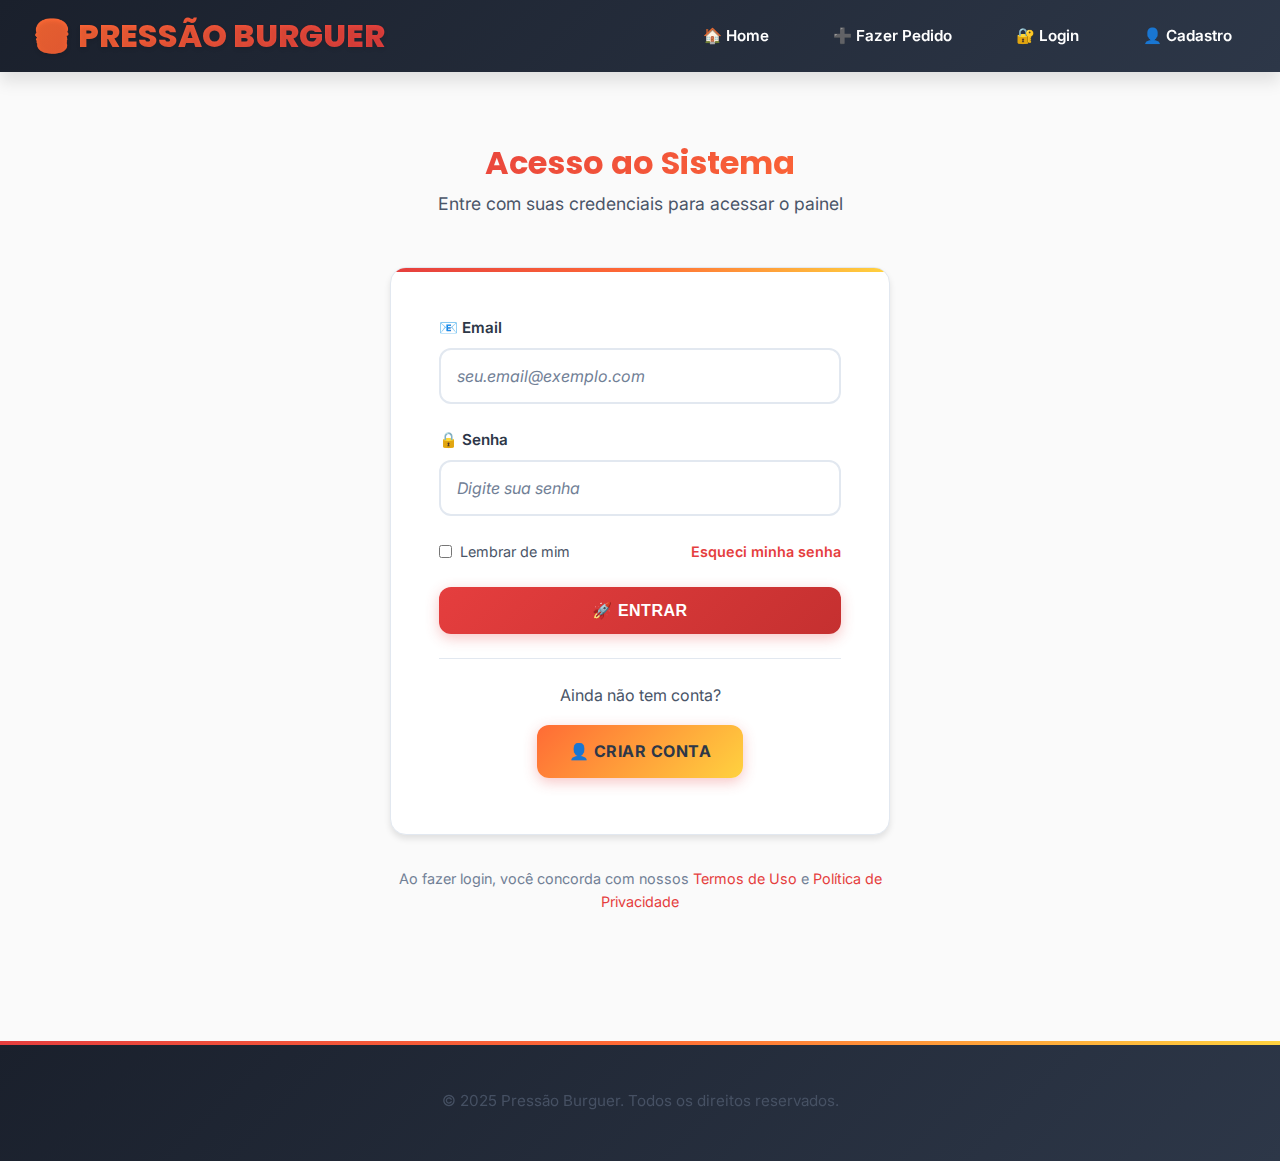
<file: login.html>
<!DOCTYPE html>
<html lang="pt-br">
<head>
    <meta charset="UTF-8">
    <meta name="viewport" content="width=device-width, initial-scale=1.0">
    <title>Pressão Burguer - Login</title>
    <link rel="stylesheet" href="styles.css">
    <link href="https://fonts.googleapis.com/css2?family=Inter:wght@400;500;600;700;800&family=Poppins:wght@600;700;800&display=swap" rel="stylesheet">
</head>
<body>
    <header class="header">
        <h1>🍔 PRESSÃO BURGUER</h1>
        <nav aria-label="Navegação Principal">
            <a href="home.html">🏠 Home</a>
            <a href="formulario_pedido.html">➕ Fazer Pedido</a>
            <a href="login.html">🔐 Login</a>
            <a href="cadastro.html">👤 Cadastro</a>
        </nav>
    </header>

    <main id="main-content" style="padding: 2rem;">
        <div class="login-container">
            <div class="text-center mb-5">
                <h2 class="text-gradient mb-2">Acesso ao Sistema</h2>
                <p style="color: var(--text-medium); font-size: 1.1rem;">Entre com suas credenciais para acessar o painel</p>
            </div>

            <div class="card fade-in">
                <form action="/login" method="POST" id="loginForm">
                    <div class="form-group">
                        <label for="id_email">📧 Email</label>
                        <input 
                            type="email" 
                            id="id_email" 
                            class="form-control" 
                            required 
                            placeholder="seu.email@exemplo.com"
                            autocomplete="email"
                        >
                    </div>

                    <div class="form-group">
                        <label for="id_senha">🔒 Senha</label>
                        <input 
                            type="password" 
                            id="id_senha" 
                            class="form-control" 
                            required 
                            placeholder="Digite sua senha"
                            autocomplete="current-password"
                        >
                    </div>

                    <div style="display: flex; justify-content: space-between; align-items: center; margin-bottom: 1.5rem;">
                        <label style="display: flex; align-items: center; gap: 0.5rem; font-size: 0.9rem; color: var(--text-medium);">
                            <input type="checkbox" style="margin: 0;">
                            Lembrar de mim
                        </label>
                        <a href="#" style="color: var(--primary-red); text-decoration: none; font-size: 0.9rem; font-weight: 600;">
                            Esqueci minha senha
                        </a>
                    </div>

                    <button type="submit" class="btn-primary" style="width: 100%; margin-bottom: 1.5rem;">
                        🚀 ENTRAR
                    </button>
                </form>

                <div style="text-align: center; padding-top: 1.5rem; border-top: 1px solid var(--border-light);">
                    <p style="margin-bottom: 1rem; color: var(--text-medium);">
                        Ainda não tem conta?
                    </p>
                    <a href="cadastro.html" class="btn-primary" style="background: linear-gradient(135deg, var(--accent-orange), var(--accent-yellow)); color: var(--text-dark); text-decoration: none; display: inline-block;">
                        👤 CRIAR CONTA
                    </a>
                </div>
            </div>

            <div class="text-center mt-4">
                <p style="color: var(--text-light); font-size: 0.9rem;">
                    Ao fazer login, você concorda com nossos 
                    <a href="#" style="color: var(--primary-red); text-decoration: none;">Termos de Uso</a> 
                    e 
                    <a href="#" style="color: var(--primary-red); text-decoration: none;">Política de Privacidade</a>
                </p>
            </div>
        </div>
    </main>

    <footer>
        <p>&copy; 2025 Pressão Burguer. Todos os direitos reservados.</p>
    </footer>

    <script>
        document.addEventListener('DOMContentLoaded', function() {
            const form = document.getElementById('loginForm');
            const emailInput = document.getElementById('id_email');
            const passwordInput = document.getElementById('id_senha');

            form.addEventListener('submit', function(e) {
                e.preventDefault();
                
                const email = emailInput.value.trim();
                const password = passwordInput.value.trim();

                if (!email || !password) {
                    alert('Por favor, preencha todos os campos.');
                    return;
                }

                if (!isValidEmail(email)) {
                    alert('Por favor, insira um email válido.');
                    emailInput.focus();
                    return;
                }

                form.classList.add('loading');
                
                setTimeout(() => {
                    alert('Login realizado com sucesso! Redirecionando...');
                    window.location.href = 'home.html';
                }, 1500);
            });

            function isValidEmail(email) {
                const emailRegex = /^[^\s@]+@[^\s@]+\.[^\s@]+$/;
                return emailRegex.test(email);
            }

            emailInput.addEventListener('input', function() {
                if (this.value.trim()) {
                    this.style.borderColor = 'var(--status-completed)';
                } else {
                    this.style.borderColor = 'var(--border-light)';
                }
            });

            passwordInput.addEventListener('input', function() {
                if (this.value.trim()) {
                    this.style.borderColor = 'var(--status-completed)';
                } else {
                    this.style.borderColor = 'var(--border-light)';
                }
            });
        });
    </script>
</body>
</html>
</file>
<file: styles.css>
/* Pressão Burguer - Identidade Visual Moderna e Responsiva */

/* ========================================
   VARIÁVEIS E CONFIGURAÇÕES GLOBAIS
   ======================================== */
:root {
    /* Paleta Principal */
    --primary-red: #E53E3E;           /* Vermelho vibrante */
    --primary-red-dark: #C53030;      /* Vermelho escuro */
    --primary-red-light: #FC8181;     /* Vermelho claro */
    --accent-orange: #FF6B35;         /* Laranja de destaque */
    --accent-yellow: #FFD23F;         /* Amarelo dourado */
    
    /* Neutros */
    --background-light: #FAFAFA;      /* Off-white moderno */
    --background-white: #FFFFFF;      /* Branco puro */
    --text-dark: #2D3748;             /* Cinza escuro */
    --text-medium: #4A5568;           /* Cinza médio */
    --text-light: #718096;            /* Cinza claro */
    --border-light: #E2E8F0;          /* Borda clara */
    --border-medium: #CBD5E0;         /* Borda média */
    
    /* Header e Navegação */
    --header-dark: #1A202C;           /* Preto moderno */
    --header-gradient: linear-gradient(135deg, #1A202C 0%, #2D3748 100%);
    
    /* Status Colors */
    --status-pending: #E53E3E;        /* Vermelho para pendente */
    --status-preparing: #FF6B35;      /* Laranja para em preparo */
    --status-completed: #38A169;      /* Verde para concluído */
    --status-cancelled: #718096;      /* Cinza para cancelado */
    
    /* Sombras */
    --shadow-sm: 0 1px 3px rgba(0, 0, 0, 0.1);
    --shadow-md: 0 4px 6px rgba(0, 0, 0, 0.1);
    --shadow-lg: 0 10px 15px rgba(0, 0, 0, 0.1);
    --shadow-xl: 0 20px 25px rgba(0, 0, 0, 0.1);
    --shadow-red: 0 4px 14px rgba(229, 62, 62, 0.3);
    
    /* Bordas */
    --radius-sm: 0.375rem;
    --radius-md: 0.5rem;
    --radius-lg: 0.75rem;
    --radius-xl: 1rem;
    
    /* Transições */
    --transition-fast: 0.15s ease;
    --transition-normal: 0.3s ease;
    --transition-slow: 0.5s ease;
    
    /* Tipografia */
    --font-primary: 'Inter', 'Segoe UI', -apple-system, BlinkMacSystemFont, sans-serif;
    --font-display: 'Poppins', 'Inter', sans-serif;
}

/* ========================================
   RESET E CONFIGURAÇÕES BASE
   ======================================== */
* {
    box-sizing: border-box;
    margin: 0;
    padding: 0;
}

html {
    scroll-behavior: smooth;
}

body {
    font-family: var(--font-primary);
    background: var(--background-light);
    color: var(--text-dark);
    line-height: 1.6;
    font-size: 16px;
    -webkit-font-smoothing: antialiased;
    -moz-osx-font-smoothing: grayscale;
}

/* ========================================
   TIPOGRAFIA MODERNA
   ======================================== */
h1, h2, h3, h4, h5, h6 {
    font-family: var(--font-display);
    font-weight: 700;
    line-height: 1.2;
    color: var(--text-dark);
}

h1 { font-size: 2.5rem; }
h2 { font-size: 2rem; }
h3 { font-size: 1.75rem; }
h4 { font-size: 1.5rem; }
h5 { font-size: 1.25rem; }
h6 { font-size: 1.125rem; }

p {
    color: var(--text-medium);
    margin-bottom: 1rem;
}

/* ========================================
   HEADER MODERNO COM GRADIENTE
   ======================================== */
.header {
    background: var(--header-gradient);
    color: var(--background-white);
    padding: 1rem 2rem;
    display: flex;
    justify-content: space-between;
    align-items: center;
    position: fixed;
    top: 0;
    left: 0;
    width: 100%;
    z-index: 1000;
    box-shadow: var(--shadow-lg);
    backdrop-filter: blur(10px);
}

.header h1 {
    font-size: 1.75rem;
    font-weight: 800;
    background: linear-gradient(135deg, #FF6B35, #E53E3E);
    -webkit-background-clip: text;
    -webkit-text-fill-color: transparent;
    background-clip: text;
    text-shadow: 0 2px 4px rgba(0, 0, 0, 0.1);
}

.header nav {
    display: flex;
    gap: 2rem;
    align-items: center;
}

.header a {
    color: var(--background-white);
    text-decoration: none;
    font-weight: 600;
    font-size: 0.95rem;
    padding: 0.5rem 1rem;
    border-radius: var(--radius-md);
    transition: all var(--transition-normal);
    position: relative;
    overflow: hidden;
}

.header a::before {
    content: '';
    position: absolute;
    top: 0;
    left: -100%;
    width: 100%;
    height: 100%;
    background: linear-gradient(90deg, transparent, rgba(255, 255, 255, 0.2), transparent);
    transition: left var(--transition-normal);
}

.header a:hover {
    color: var(--accent-yellow);
    transform: translateY(-2px);
    box-shadow: 0 4px 8px rgba(0, 0, 0, 0.2);
}

.header a:hover::before {
    left: 100%;
}

/* ========================================
   BOTÕES MODERNOS E INTERATIVOS
   ======================================== */
.btn-primary {
    background: linear-gradient(135deg, var(--primary-red), var(--primary-red-dark));
    color: var(--background-white);
    border: none;
    padding: 0.875rem 2rem;
    border-radius: var(--radius-lg);
    cursor: pointer;
    font-weight: 700;
    font-size: 1rem;
    transition: all var(--transition-normal);
    text-decoration: none;
    display: inline-flex;
    align-items: center;
    justify-content: center;
    gap: 0.5rem;
    position: relative;
    overflow: hidden;
    box-shadow: var(--shadow-red);
    text-transform: uppercase;
    letter-spacing: 0.5px;
}

.btn-primary::before {
    content: '';
    position: absolute;
    top: 0;
    left: -100%;
    width: 100%;
    height: 100%;
    background: linear-gradient(90deg, transparent, rgba(255, 255, 255, 0.3), transparent);
    transition: left var(--transition-normal);
}

.btn-primary:hover {
    transform: translateY(-3px);
    box-shadow: 0 8px 25px rgba(229, 62, 62, 0.4);
    background: linear-gradient(135deg, var(--primary-red-dark), #B91C1C);
}

.btn-primary:hover::before {
    left: 100%;
}

.btn-primary:active {
    transform: translateY(-1px);
}

/* ========================================
   CARDS ELEGANTES COM EFEITOS
   ======================================== */
.card {
    background: var(--background-white);
    padding: 2.5rem;
    border-radius: var(--radius-xl);
    box-shadow: var(--shadow-md);
    margin-bottom: 2rem;
    border: 1px solid var(--border-light);
    transition: all var(--transition-normal);
    position: relative;
    overflow: hidden;
}

.card::before {
    content: '';
    position: absolute;
    top: 0;
    left: 0;
    right: 0;
    height: 4px;
    background: linear-gradient(90deg, var(--primary-red), var(--accent-orange), var(--accent-yellow));
}

.card:hover {
    transform: translateY(-5px);
    box-shadow: var(--shadow-xl);
    border-color: var(--primary-red-light);
}

.card h5 {
    color: var(--text-dark);
    font-size: 1.25rem;
    margin-bottom: 1rem;
    font-weight: 700;
}

/* ========================================
   FORMULÁRIOS MODERNOS
   ======================================== */
.form-group {
    margin-bottom: 1.5rem;
    position: relative;
}

.form-group label {
    display: block;
    margin-bottom: 0.5rem;
    font-weight: 600;
    color: var(--text-dark);
    font-size: 0.95rem;
}

.form-control {
    width: 100%;
    padding: 1rem;
    border: 2px solid var(--border-light);
    border-radius: var(--radius-lg);
    font-size: 1rem;
    font-family: var(--font-primary);
    transition: all var(--transition-normal);
    background: var(--background-white);
    color: var(--text-dark);
}

.form-control:focus {
    outline: none;
    border-color: var(--primary-red);
    box-shadow: 0 0 0 3px rgba(229, 62, 62, 0.1);
    transform: translateY(-2px);
}

.form-control::placeholder {
    color: var(--text-light);
    font-style: italic;
}

/* Select estilizado */
.form-control[type="select"] {
    background-image: url("data:image/svg+xml,%3csvg xmlns='http://www.w3.org/2000/svg' fill='none' viewBox='0 0 20 20'%3e%3cpath stroke='%236b7280' stroke-linecap='round' stroke-linejoin='round' stroke-width='1.5' d='m6 8 4 4 4-4'/%3e%3c/svg%3e");
    background-position: right 0.75rem center;
    background-repeat: no-repeat;
    background-size: 1.5em 1.5em;
    padding-right: 2.5rem;
}

/* ========================================
   BADGES E STATUS MODERNOS
   ======================================== */
.status-badge {
    display: inline-flex;
    align-items: center;
    padding: 0.5rem 1rem;
    font-size: 0.875rem;
    font-weight: 700;
    line-height: 1;
    text-align: center;
    white-space: nowrap;
    vertical-align: baseline;
    border-radius: var(--radius-lg);
    background: var(--status-pending);
    color: var(--background-white);
    text-transform: uppercase;
    letter-spacing: 0.5px;
    box-shadow: var(--shadow-sm);
    position: relative;
    overflow: hidden;
}

.status-badge::before {
    content: '';
    position: absolute;
    top: 0;
    left: -100%;
    width: 100%;
    height: 100%;
    background: linear-gradient(90deg, transparent, rgba(255, 255, 255, 0.3), transparent);
    transition: left var(--transition-normal);
}

.status-badge:hover::before {
    left: 100%;
}

.status-badge.warning {
    background: linear-gradient(135deg, var(--status-preparing), #FF8C42);
    color: var(--background-white);
}

.status-badge.success {
    background: linear-gradient(135deg, var(--status-completed), #48BB78);
    color: var(--background-white);
}

.status-badge.cancelled {
    background: var(--status-cancelled);
    color: var(--background-white);
}

/* ========================================
   TABELA MODERNA E RESPONSIVA
   ======================================== */
.pedido-table {
    width: 100%;
    border-collapse: collapse;
    display: none;
    background: var(--background-white);
    border-radius: var(--radius-xl);
    overflow: hidden;
    box-shadow: var(--shadow-lg);
    margin-top: 2rem;
}

.pedido-table th,
.pedido-table td {
    padding: 1.25rem;
    text-align: left;
    border-bottom: 1px solid var(--border-light);
}

.pedido-table th {
    background: linear-gradient(135deg, var(--header-dark), #2D3748);
    color: var(--background-white);
    font-weight: 700;
    font-size: 0.875rem;
    text-transform: uppercase;
    letter-spacing: 0.5px;
}

.pedido-table tbody tr {
    transition: all var(--transition-fast);
}

.pedido-table tbody tr:hover {
    background: linear-gradient(135deg, #F7FAFC, #EDF2F7);
    transform: scale(1.01);
}

.pedido-table tbody tr:last-child td {
    border-bottom: none;
}

/* ========================================
   CARDS MOBILE ELEGANTES
   ======================================== */
.pedido-card-mobile {
    display: block;
}

.pedido-card-mobile .card {
    border-left: 5px solid var(--primary-red);
    margin-bottom: 1.5rem;
    position: relative;
    overflow: hidden;
}

.pedido-card-mobile .card::after {
    content: '';
    position: absolute;
    top: 0;
    right: 0;
    width: 100px;
    height: 100px;
    background: radial-gradient(circle, rgba(229, 62, 62, 0.1) 0%, transparent 70%);
    border-radius: 50%;
    transform: translate(30px, -30px);
}

.pedido-card-mobile .card h5 {
    color: var(--primary-red);
    font-size: 1.1rem;
    margin-bottom: 0.75rem;
}

.pedido-card-mobile .card p {
    margin-bottom: 0.5rem;
    font-size: 0.95rem;
}

.pedido-card-mobile .card strong {
    color: var(--text-dark);
    font-weight: 600;
}

/* ========================================
   FOOTER MODERNO
   ======================================== */
footer {
    background: linear-gradient(135deg, var(--header-dark), #2D3748);
    color: var(--background-white);
    text-align: center;
    padding: 3rem 2rem;
    margin-top: 4rem;
    position: relative;
    overflow: hidden;
}

footer::before {
    content: '';
    position: absolute;
    top: 0;
    left: 0;
    right: 0;
    height: 4px;
    background: linear-gradient(90deg, var(--primary-red), var(--accent-orange), var(--accent-yellow));
}

footer p {
    margin: 0;
    font-size: 0.95rem;
    opacity: 0.9;
}

/* ========================================
   ANIMAÇÕES E MICRO-INTERAÇÕES
   ======================================== */
.fade-in {
    animation: fadeInUp 0.6s ease-out;
}

@keyframes fadeInUp {
    from {
        opacity: 0;
        transform: translateY(30px);
    }
    to {
        opacity: 1;
        transform: translateY(0);
    }
}

.pulse {
    animation: pulse 2s infinite;
}

@keyframes pulse {
    0%, 100% {
        transform: scale(1);
    }
    50% {
        transform: scale(1.05);
    }
}

.bounce-in {
    animation: bounceIn 0.6s ease-out;
}

@keyframes bounceIn {
    0% {
        opacity: 0;
        transform: scale(0.3);
    }
    50% {
        opacity: 1;
        transform: scale(1.05);
    }
    70% {
        transform: scale(0.9);
    }
    100% {
        opacity: 1;
        transform: scale(1);
    }
}

/* ========================================
   UTILITÁRIOS E HELPER CLASSES
   ======================================== */
.text-center { text-align: center; }
.text-left { text-align: left; }
.text-right { text-align: right; }

.mb-0 { margin-bottom: 0; }
.mb-1 { margin-bottom: 0.25rem; }
.mb-2 { margin-bottom: 0.5rem; }
.mb-3 { margin-bottom: 1rem; }
.mb-4 { margin-bottom: 1.5rem; }
.mb-5 { margin-bottom: 3rem; }

.mt-0 { margin-top: 0; }
.mt-1 { margin-top: 0.25rem; }
.mt-2 { margin-top: 0.5rem; }
.mt-3 { margin-top: 1rem; }
.mt-4 { margin-top: 1.5rem; }
.mt-5 { margin-top: 3rem; }

.p-0 { padding: 0; }
.p-1 { padding: 0.25rem; }
.p-2 { padding: 0.5rem; }
.p-3 { padding: 1rem; }
.p-4 { padding: 1.5rem; }
.p-5 { padding: 3rem; }

.d-flex { display: flex; }
.justify-content-between { justify-content: space-between; }
.justify-content-center { justify-content: center; }
.align-items-center { align-items: center; }

/* ========================================
   RESPONSIVIDADE AVANÇADA
   ======================================== */
@media (max-width: 767px) {
    .header {
        flex-direction: column;
        gap: 1rem;
        padding: 1rem;
    }
    
    .header h1 {
        font-size: 1.5rem;
    }
    
    .header nav {
        flex-wrap: wrap;
        justify-content: center;
        gap: 1rem;
    }
    
    .header a {
        padding: 0.5rem 0.75rem;
        font-size: 0.9rem;
    }
    
    .container {
        padding: 0 1rem;
    }
    
    .card {
        padding: 1.5rem;
        margin-bottom: 1rem;
    }
    
    .btn-primary {
        padding: 1rem 1.5rem;
        font-size: 0.95rem;
    }
    
    h1 { font-size: 2rem; }
    h2 { font-size: 1.75rem; }
    h3 { font-size: 1.5rem; }
    
    .pedido-table {
        display: none !important;
    }
    
    .pedido-card-mobile {
        display: block !important;
    }
}

@media (min-width: 768px) {
    body {
        padding-top: 80px;
    }
    
    .header {
        padding: 1rem 2rem;
    }
    
    .header h1 {
        font-size: 2rem;
    }
    
    .pedido-table {
        display: table;
    }
    
    .pedido-card-mobile {
        display: none;
    }
    
    .login-container,
    .formulario-container {
        max-width: 500px;
        margin: 2rem auto;
    }
}

@media (min-width: 1024px) {
    .container {
        max-width: 1200px;
        margin: 0 auto;
        padding: 0 2rem;
    }
    
    .card {
        padding: 3rem;
    }
    
    .pedido-table th,
    .pedido-table td {
        padding: 1.5rem;
    }
}

/* ========================================
   ACESSIBILIDADE AVANÇADA
   ======================================== */
.sr-only {
    position: absolute;
    width: 1px;
    height: 1px;
    padding: 0;
    margin: -1px;
    overflow: hidden;
    clip: rect(0, 0, 0, 0);
    white-space: nowrap;
    border: 0;
}

/* Foco visível para navegação por teclado */
a:focus,
button:focus,
input:focus,
select:focus,
textarea:focus {
    outline: 3px solid var(--accent-yellow);
    outline-offset: 2px;
    border-radius: var(--radius-sm);
}

/* Estados de loading */
.loading {
    opacity: 0.6;
    pointer-events: none;
    position: relative;
}

.loading::after {
    content: '';
    position: absolute;
    top: 50%;
    left: 50%;
    width: 20px;
    height: 20px;
    margin: -10px 0 0 -10px;
    border: 2px solid var(--border-light);
    border-top: 2px solid var(--primary-red);
    border-radius: 50%;
    animation: spin 1s linear infinite;
}

@keyframes spin {
    0% { transform: rotate(0deg); }
    100% { transform: rotate(360deg); }
}

/* ========================================
   MELHORIAS VISUAIS ESPECIAIS
   ======================================== */
.shadow-sm { box-shadow: var(--shadow-sm); }
.shadow { box-shadow: var(--shadow-md); }
.shadow-lg { box-shadow: var(--shadow-lg); }
.shadow-xl { box-shadow: var(--shadow-xl); }

.rounded-sm { border-radius: var(--radius-sm); }
.rounded { border-radius: var(--radius-md); }
.rounded-lg { border-radius: var(--radius-lg); }
.rounded-xl { border-radius: var(--radius-xl); }

/* Gradientes de fundo */
.bg-gradient-primary {
    background: linear-gradient(135deg, var(--primary-red), var(--primary-red-dark));
}

.bg-gradient-accent {
    background: linear-gradient(135deg, var(--accent-orange), var(--accent-yellow));
}

/* Efeitos de hover */
.hover-lift:hover {
    transform: translateY(-3px);
    box-shadow: var(--shadow-lg);
}

.hover-scale:hover {
    transform: scale(1.02);
}

/* Texto com gradiente */
.text-gradient {
    background: linear-gradient(135deg, var(--primary-red), var(--accent-orange));
    -webkit-background-clip: text;
    -webkit-text-fill-color: transparent;
    background-clip: text;
}
</file>
